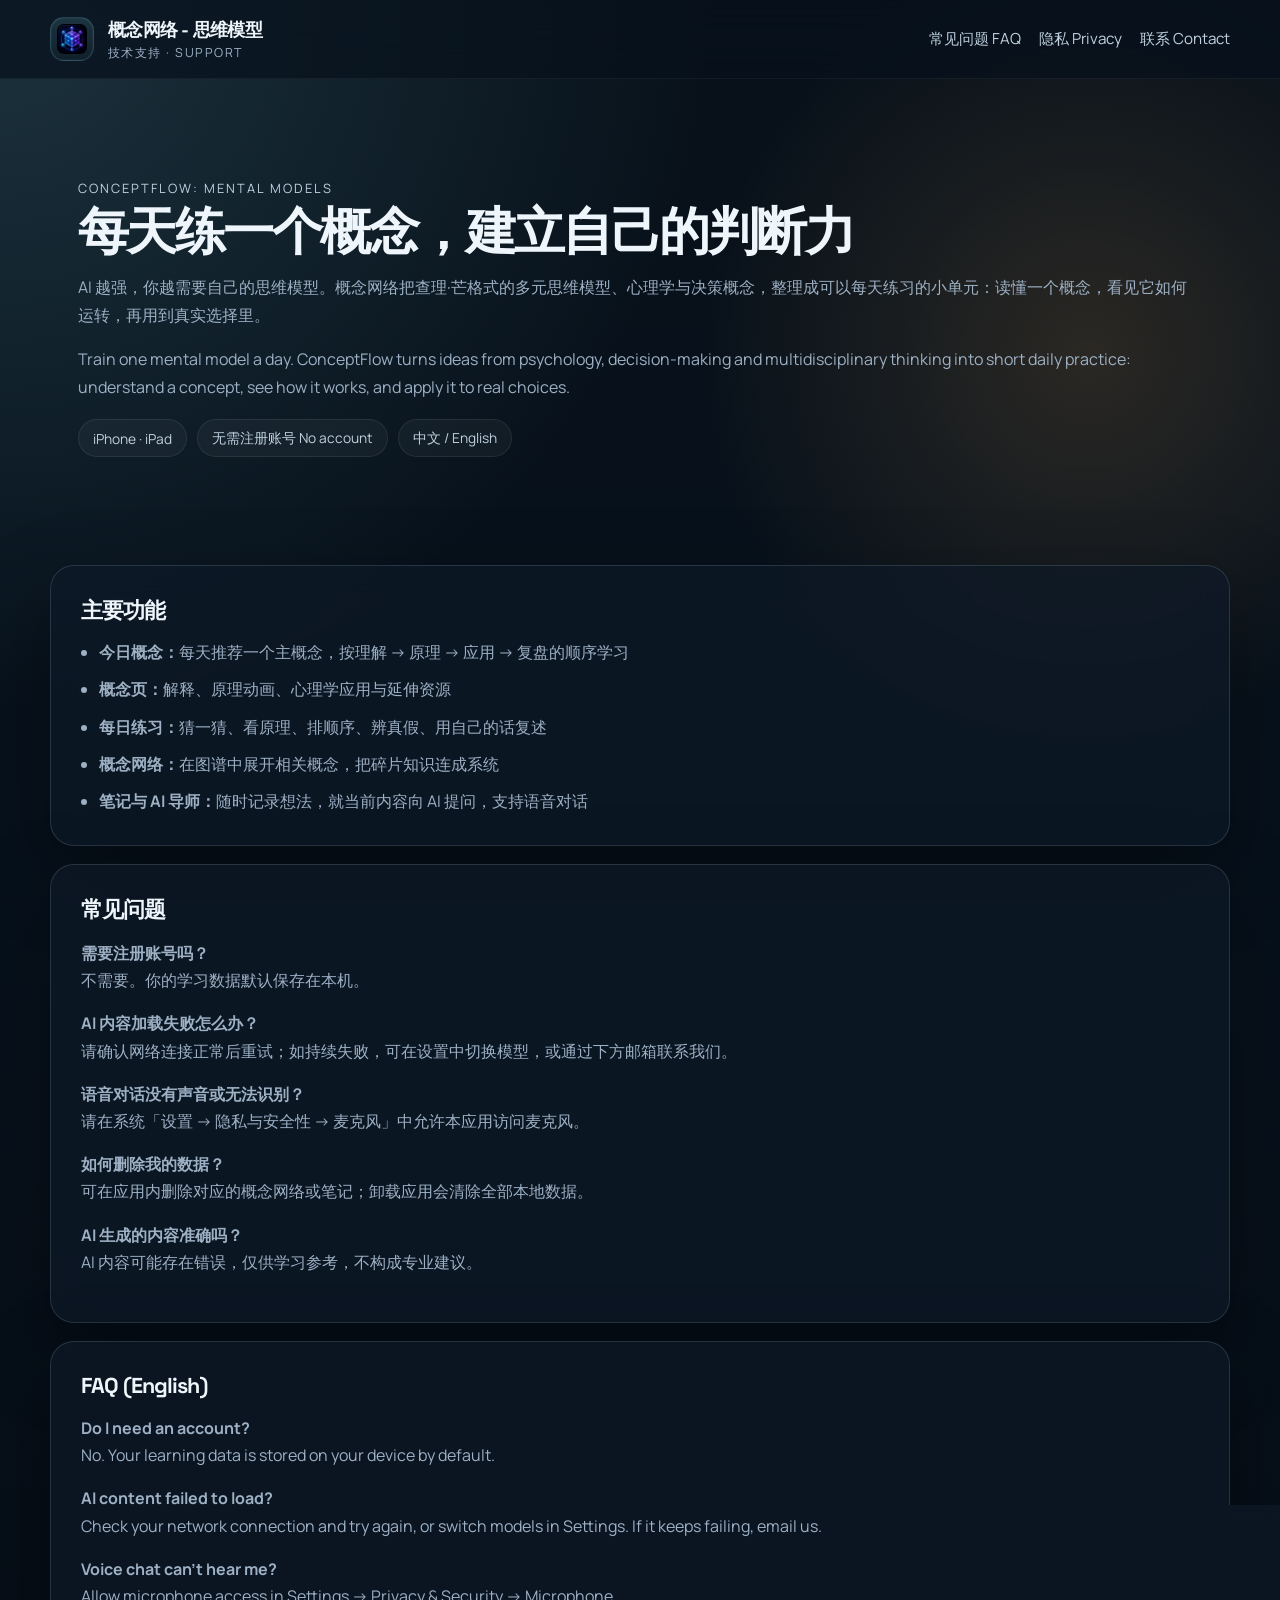
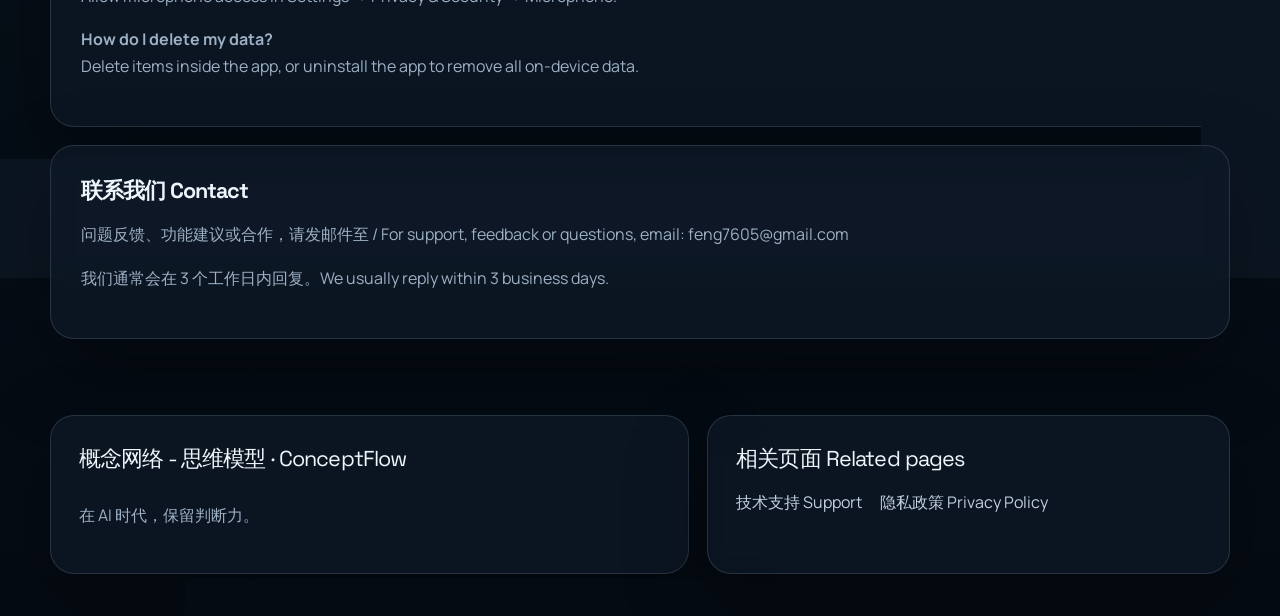
<file: conceptflow/index.html>
<!doctype html>
<html lang="zh-CN">
  <head>
    <meta charset="UTF-8" />
    <meta name="viewport" content="width=device-width, initial-scale=1.0" />
    <title>概念网络 - 思维模型 技术支持 | ConceptFlow Support</title>
    <meta
      name="description"
      content="概念网络 - 思维模型（ConceptFlow）技术支持与常见问题。Support and FAQ for ConceptFlow: Mental Models."
    />
    <link rel="preconnect" href="https://fonts.googleapis.com" />
    <link rel="preconnect" href="https://fonts.gstatic.com" crossorigin />
    <link
      href="https://fonts.googleapis.com/css2?family=Manrope:wght@400;500;600;700;800&family=Space+Grotesk:wght@500;700&display=swap"
      rel="stylesheet"
    />
    <link rel="stylesheet" href="styles.css" />
  </head>
  <body>
    <header class="site-header">
      <div class="site-header__inner">
        <a class="brand" href="index.html" aria-label="ConceptFlow home">
          <img class="brand__mark" src="logo.png" alt="ConceptFlow logo" />
          <span class="brand__text">
            <span class="brand__name">概念网络 - 思维模型</span>
            <span class="brand__meta">技术支持 · Support</span>
          </span>
        </a>
        <nav class="nav" aria-label="Primary navigation">
          <a href="#faq">常见问题 FAQ</a>
          <a href="privacy.html">隐私 Privacy</a>
          <a href="#contact">联系 Contact</a>
        </nav>
      </div>
    </header>

    <main>
      <section class="policy-hero">
        <div class="page-shell">
          <div class="policy-hero__panel">
            <div class="section-label">ConceptFlow: Mental Models</div>
            <h1 class="section-title">每天练一个概念，建立自己的判断力</h1>
            <p class="section-copy">
              AI 越强，你越需要自己的思维模型。概念网络把查理·芒格式的多元思维模型、心理学与决策概念，整理成可以每天练习的小单元：读懂一个概念，看见它如何运转，再用到真实选择里。
            </p>
            <p class="section-copy">
              Train one mental model a day. ConceptFlow turns ideas from psychology, decision-making and multidisciplinary thinking into short daily practice:
              understand a concept, see how it works, and apply it to real choices.
            </p>
            <div class="policy-meta">
              <span class="tag">iPhone · iPad</span>
              <span class="tag">无需注册账号 No account</span>
              <span class="tag">中文 / English</span>
            </div>
          </div>
        </div>
      </section>

      <section class="section" id="faq">
        <div class="page-shell policy-grid">
          <article class="policy-card">
            <h2>主要功能</h2>
            <ul>
              <li><strong>今日概念：</strong>每天推荐一个主概念，按理解 → 原理 → 应用 → 复盘的顺序学习</li>
              <li><strong>概念页：</strong>解释、原理动画、心理学应用与延伸资源</li>
              <li><strong>每日练习：</strong>猜一猜、看原理、排顺序、辨真假、用自己的话复述</li>
              <li><strong>概念网络：</strong>在图谱中展开相关概念，把碎片知识连成系统</li>
              <li><strong>笔记与 AI 导师：</strong>随时记录想法，就当前内容向 AI 提问，支持语音对话</li>
            </ul>
          </article>

          <article class="policy-card">
            <h2>常见问题</h2>
            <p><strong>需要注册账号吗？</strong><br />不需要。你的学习数据默认保存在本机。</p>
            <p><strong>AI 内容加载失败怎么办？</strong><br />请确认网络连接正常后重试；如持续失败，可在设置中切换模型，或通过下方邮箱联系我们。</p>
            <p><strong>语音对话没有声音或无法识别？</strong><br />请在系统「设置 → 隐私与安全性 → 麦克风」中允许本应用访问麦克风。</p>
            <p><strong>如何删除我的数据？</strong><br />可在应用内删除对应的概念网络或笔记；卸载应用会清除全部本地数据。</p>
            <p><strong>AI 生成的内容准确吗？</strong><br />AI 内容可能存在错误，仅供学习参考，不构成专业建议。</p>
          </article>

          <article class="policy-card">
            <h2>FAQ (English)</h2>
            <p><strong>Do I need an account?</strong><br />No. Your learning data is stored on your device by default.</p>
            <p><strong>AI content failed to load?</strong><br />Check your network connection and try again, or switch models in Settings. If it keeps failing, email us.</p>
            <p><strong>Voice chat can't hear me?</strong><br />Allow microphone access in Settings → Privacy &amp; Security → Microphone.</p>
            <p><strong>How do I delete my data?</strong><br />Delete items inside the app, or uninstall the app to remove all on-device data.</p>
          </article>

          <article class="policy-card" id="contact">
            <h2>联系我们 Contact</h2>
            <p>
              问题反馈、功能建议或合作，请发邮件至 / For support, feedback or questions, email:
              <a href="mailto:feng7605@gmail.com">feng7605@gmail.com</a>
            </p>
            <p>我们通常会在 3 个工作日内回复。We usually reply within 3 business days.</p>
          </article>
        </div>
      </section>
    </main>

    <footer class="footer">
      <div class="page-shell footer-grid">
        <div class="footer-panel footer-panel--compact">
          <div class="footer__title">概念网络 - 思维模型 · ConceptFlow</div>
          <p class="section-copy">在 AI 时代，保留判断力。</p>
        </div>
        <div class="footer-panel">
          <div class="footer__title">相关页面 Related pages</div>
          <div class="footer-links">
            <a href="index.html">技术支持 Support</a>
            <a href="privacy.html">隐私政策 Privacy Policy</a>
          </div>
        </div>
      </div>
    </footer>
  </body>
</html>
</file>
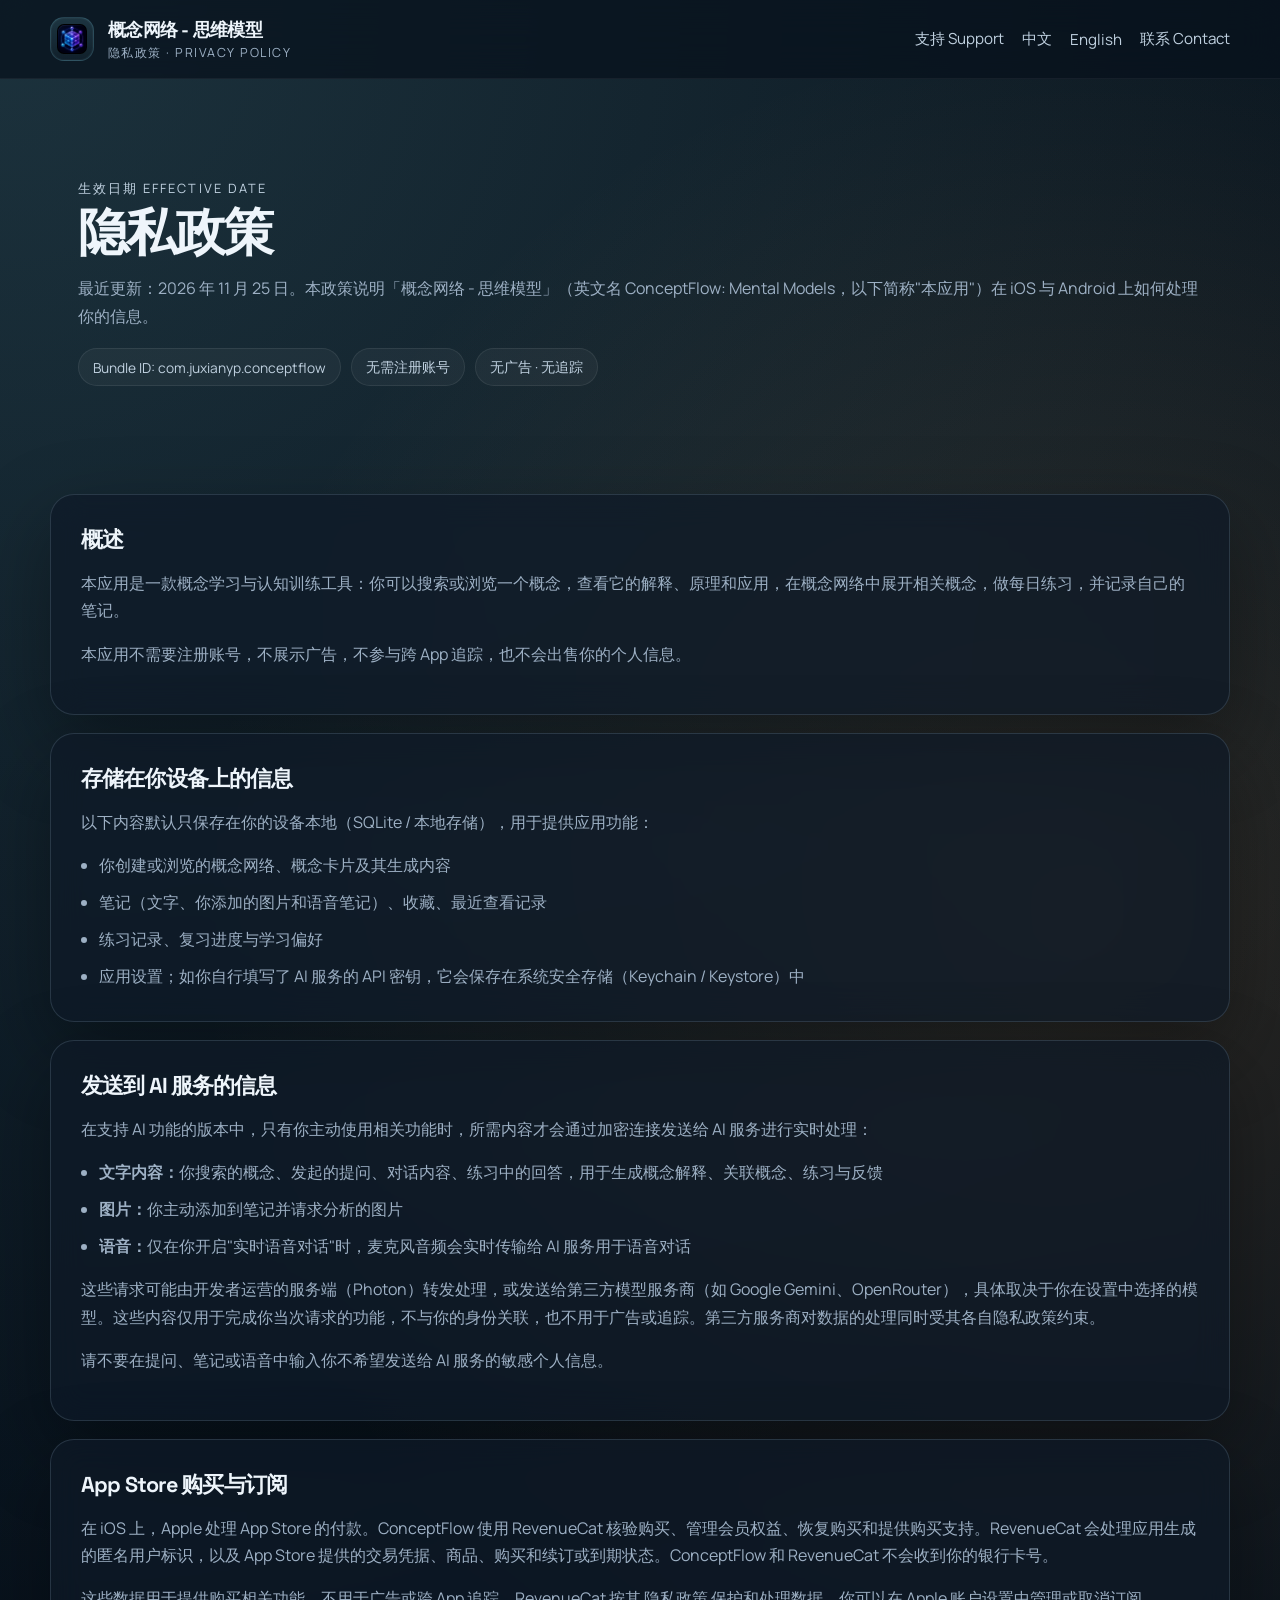
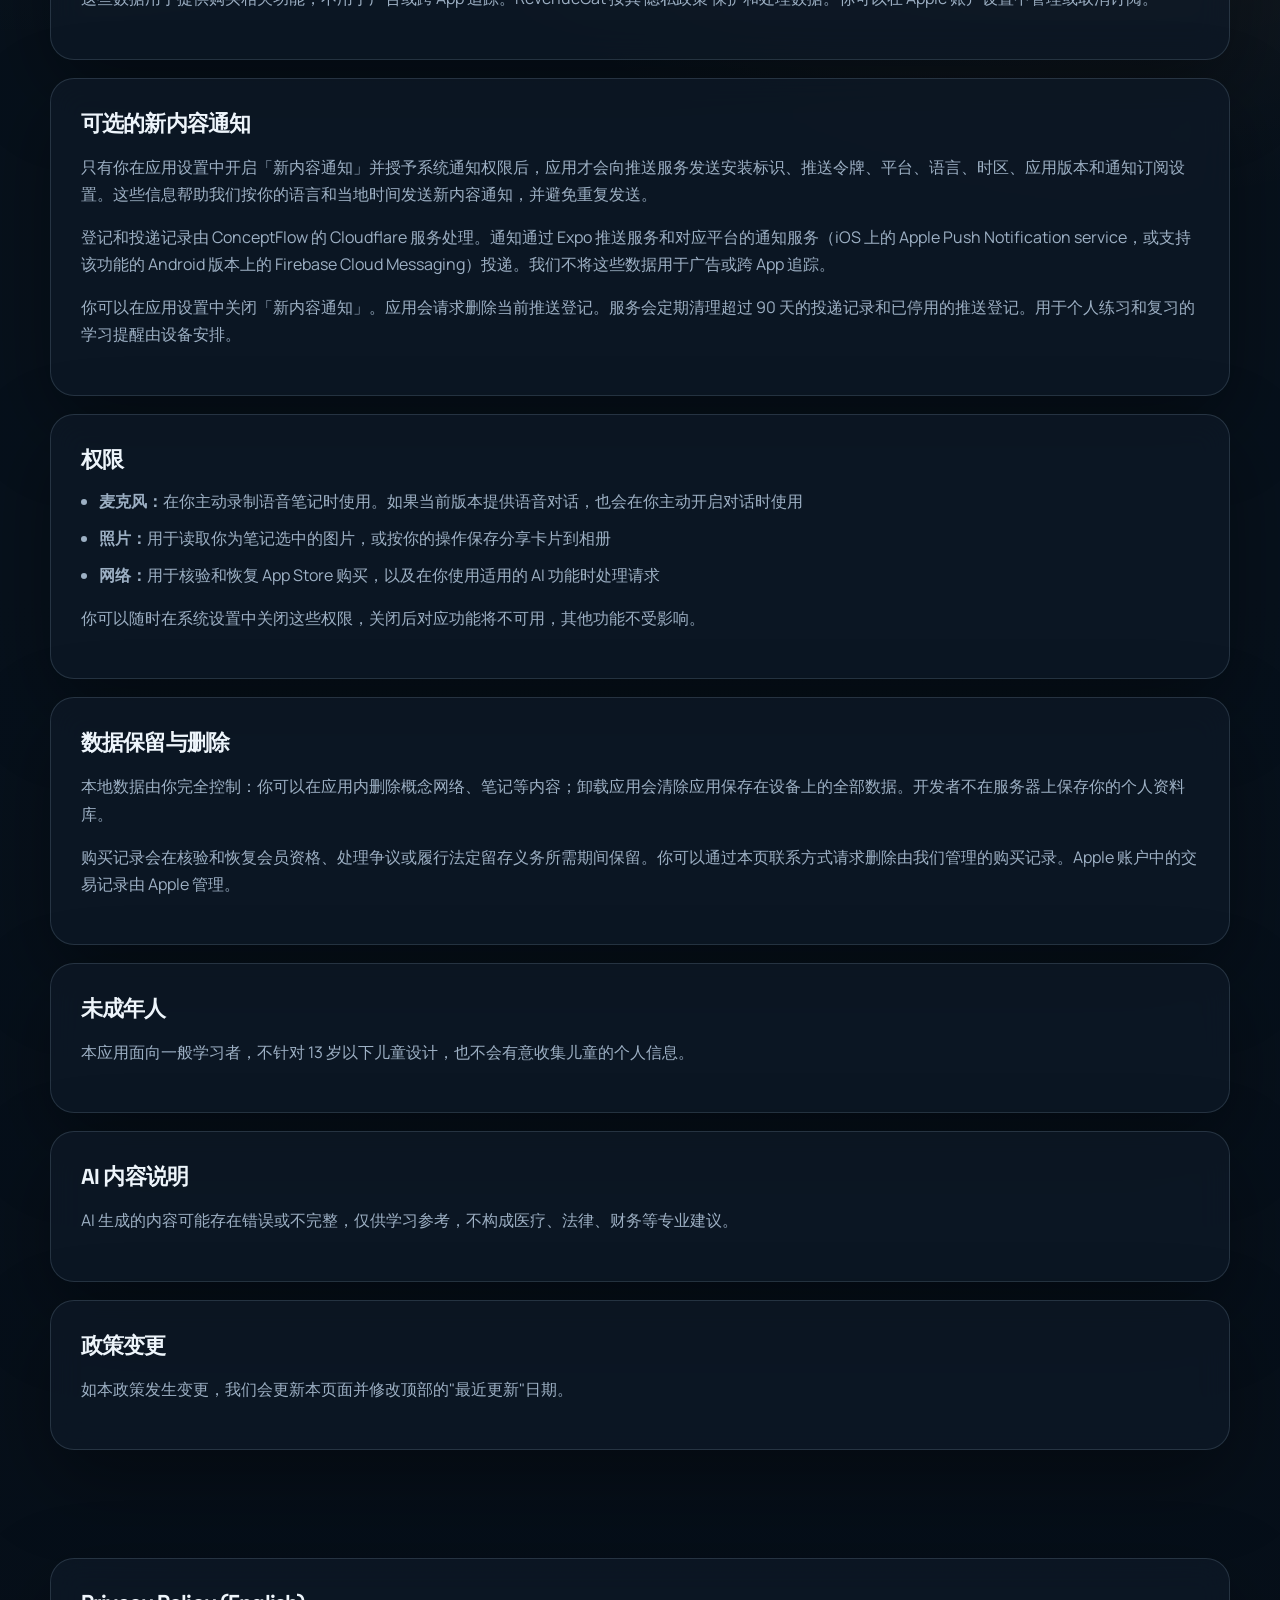
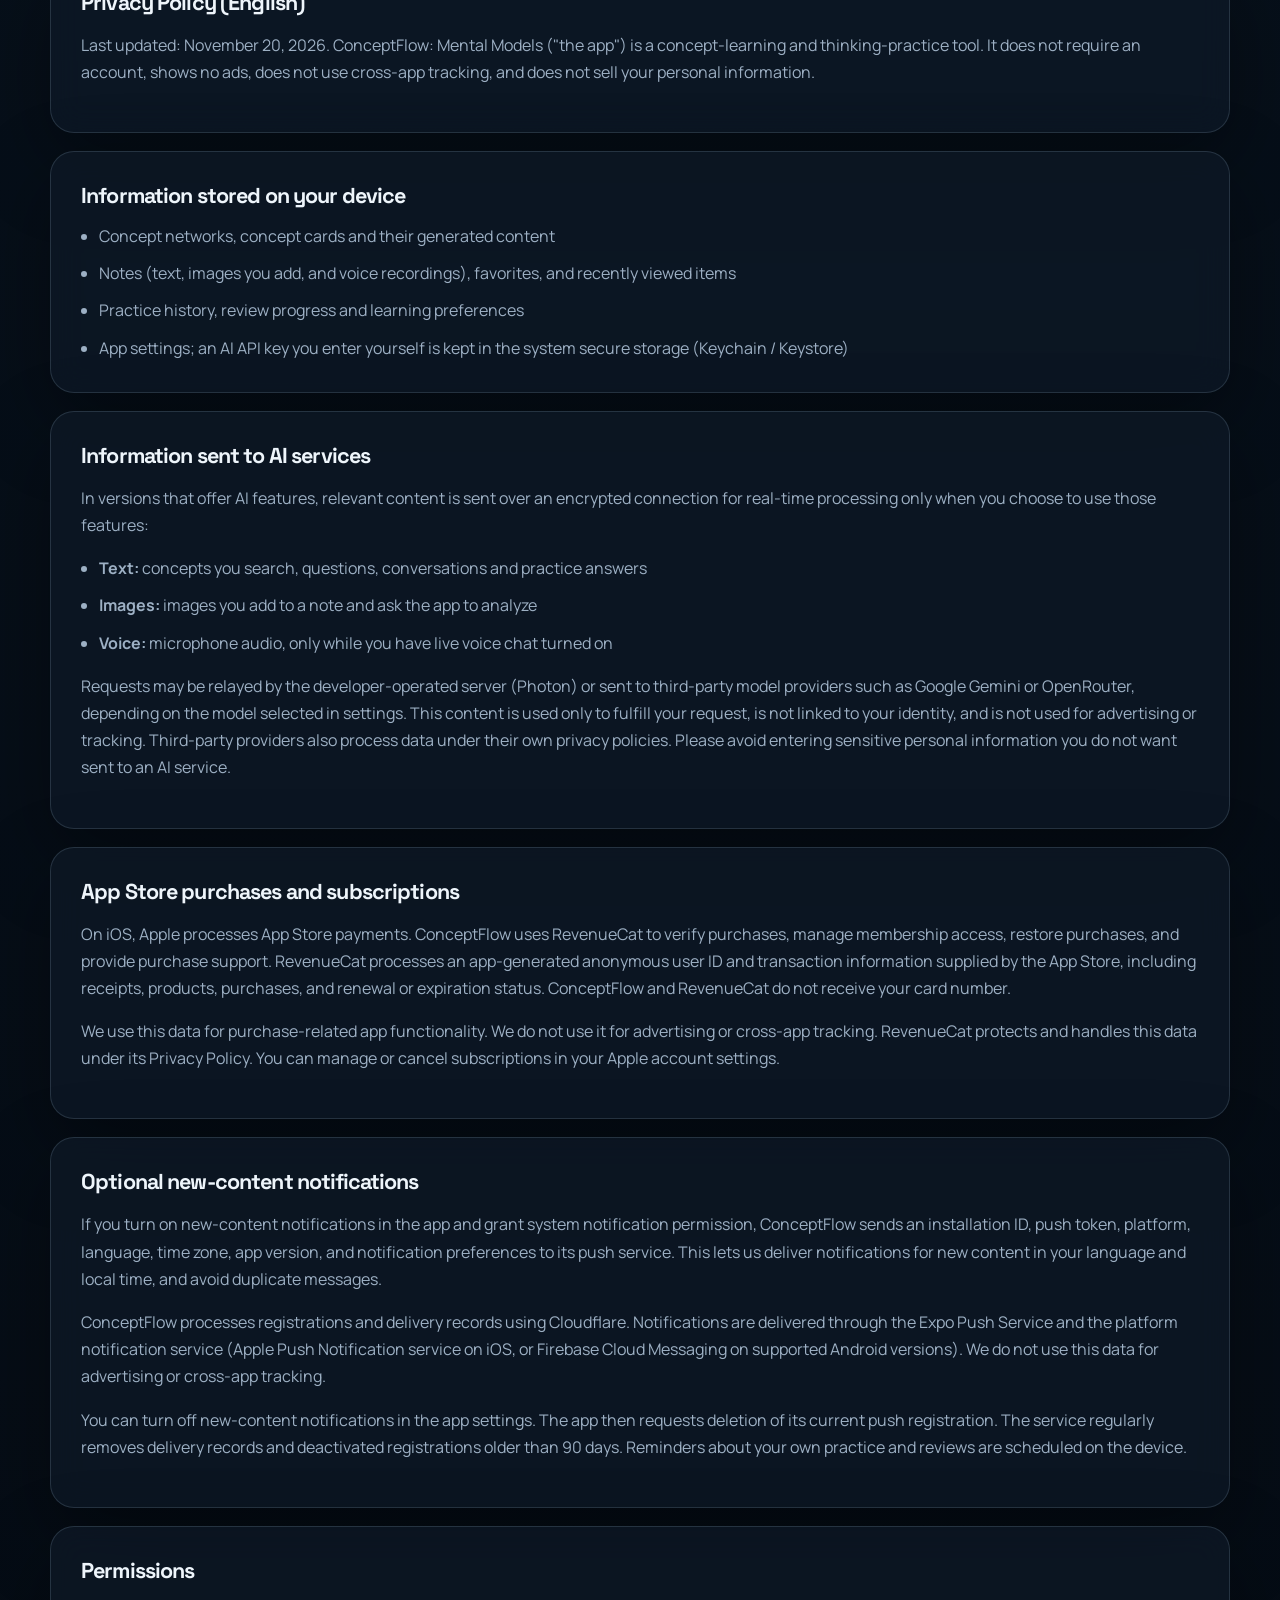
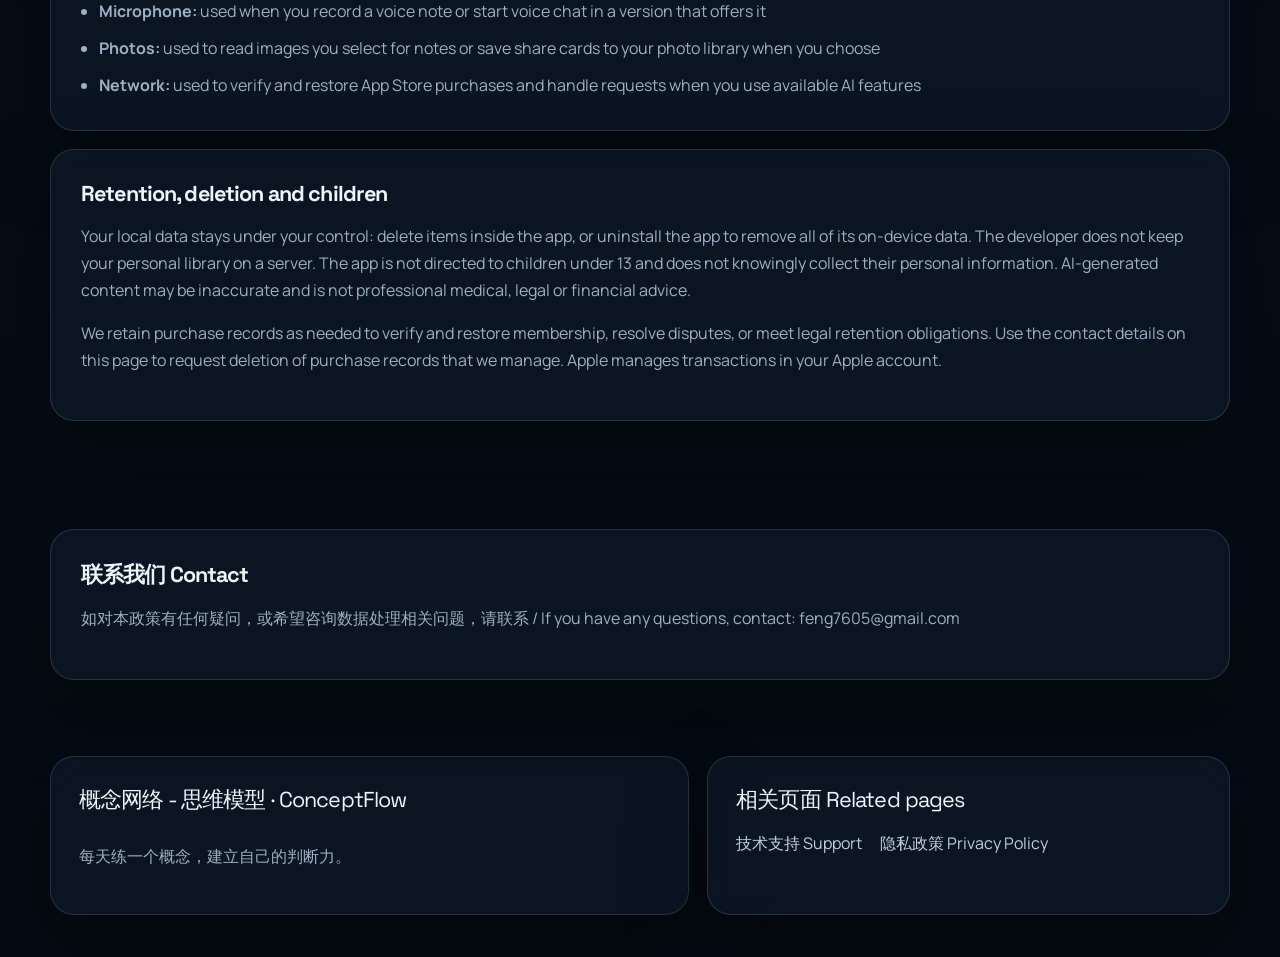
<file: conceptflow/privacy.html>
<!doctype html>
<html lang="zh-CN">
  <head>
    <meta charset="UTF-8" />
    <meta name="viewport" content="width=device-width, initial-scale=1.0" />
    <title>概念网络 - 思维模型 隐私政策 | ConceptFlow Privacy Policy</title>
    <meta
      name="description"
      content="概念网络 - 思维模型（ConceptFlow）隐私政策：本地优先存储，无需账号，不做广告与追踪。Privacy Policy for ConceptFlow: Mental Models."
    />
    <link rel="preconnect" href="https://fonts.googleapis.com" />
    <link rel="preconnect" href="https://fonts.gstatic.com" crossorigin />
    <link
      href="https://fonts.googleapis.com/css2?family=Manrope:wght@400;500;600;700;800&family=Space+Grotesk:wght@500;700&display=swap"
      rel="stylesheet"
    />
    <link rel="stylesheet" href="styles.css" />
  </head>
  <body>
    <header class="site-header">
      <div class="site-header__inner">
        <a class="brand" href="index.html" aria-label="ConceptFlow home">
          <img class="brand__mark" src="logo.png" alt="ConceptFlow logo" />
          <span class="brand__text">
            <span class="brand__name">概念网络 - 思维模型</span>
            <span class="brand__meta">隐私政策 · Privacy Policy</span>
          </span>
        </a>
        <nav class="nav" aria-label="Primary navigation">
          <a href="index.html">支持 Support</a>
          <a href="#zh">中文</a>
          <a href="#en">English</a>
          <a href="#contact">联系 Contact</a>
        </nav>
      </div>
    </header>

    <main>
      <section class="policy-hero">
        <div class="page-shell">
          <div class="policy-hero__panel">
            <div class="section-label">生效日期 Effective date</div>
            <h1 class="section-title">隐私政策</h1>
            <p class="section-copy">
              最近更新：2026 年 11 月 25 日。本政策说明「概念网络 - 思维模型」（英文名 ConceptFlow: Mental Models，以下简称"本应用"）在 iOS 与 Android 上如何处理你的信息。
            </p>
            <div class="policy-meta">
              <span class="tag">Bundle ID: com.juxianyp.conceptflow</span>
              <span class="tag">无需注册账号</span>
              <span class="tag">无广告 · 无追踪</span>
            </div>
          </div>
        </div>
      </section>

      <section class="section" id="zh">
        <div class="page-shell policy-grid">
          <article class="policy-card">
            <h2>概述</h2>
            <p>
              本应用是一款概念学习与认知训练工具：你可以搜索或浏览一个概念，查看它的解释、原理和应用，在概念网络中展开相关概念，做每日练习，并记录自己的笔记。
            </p>
            <p>
              本应用不需要注册账号，不展示广告，不参与跨 App 追踪，也不会出售你的个人信息。
            </p>
          </article>

          <article class="policy-card">
            <h2>存储在你设备上的信息</h2>
            <p>以下内容默认只保存在你的设备本地（SQLite / 本地存储），用于提供应用功能：</p>
            <ul>
              <li>你创建或浏览的概念网络、概念卡片及其生成内容</li>
              <li>笔记（文字、你添加的图片和语音笔记）、收藏、最近查看记录</li>
              <li>练习记录、复习进度与学习偏好</li>
              <li>应用设置；如你自行填写了 AI 服务的 API 密钥，它会保存在系统安全存储（Keychain / Keystore）中</li>
            </ul>
          </article>

          <article class="policy-card">
            <h2>发送到 AI 服务的信息</h2>
            <p>在支持 AI 功能的版本中，只有你主动使用相关功能时，所需内容才会通过加密连接发送给 AI 服务进行实时处理：</p>
            <ul>
              <li><strong>文字内容：</strong>你搜索的概念、发起的提问、对话内容、练习中的回答，用于生成概念解释、关联概念、练习与反馈</li>
              <li><strong>图片：</strong>你主动添加到笔记并请求分析的图片</li>
              <li><strong>语音：</strong>仅在你开启"实时语音对话"时，麦克风音频会实时传输给 AI 服务用于语音对话</li>
            </ul>
            <p>
              这些请求可能由开发者运营的服务端（Photon）转发处理，或发送给第三方模型服务商（如 Google Gemini、OpenRouter），具体取决于你在设置中选择的模型。这些内容仅用于完成你当次请求的功能，不与你的身份关联，也不用于广告或追踪。第三方服务商对数据的处理同时受其各自隐私政策约束。
            </p>
            <p>请不要在提问、笔记或语音中输入你不希望发送给 AI 服务的敏感个人信息。</p>
          </article>

          <article class="policy-card">
            <h2>App Store 购买与订阅</h2>
            <p>在 iOS 上，Apple 处理 App Store 的付款。ConceptFlow 使用 RevenueCat 核验购买、管理会员权益、恢复购买和提供购买支持。RevenueCat 会处理应用生成的匿名用户标识，以及 App Store 提供的交易凭据、商品、购买和续订或到期状态。ConceptFlow 和 RevenueCat 不会收到你的银行卡号。</p>
            <p>这些数据用于提供购买相关功能，不用于广告或跨 App 追踪。RevenueCat 按其 <a href="https://www.revenuecat.com/privacy-policy">隐私政策</a> 保护和处理数据。你可以在 Apple 账户设置中管理或取消订阅。</p>
          </article>

          <article class="policy-card">
            <h2>可选的新内容通知</h2>
            <p>只有你在应用设置中开启「新内容通知」并授予系统通知权限后，应用才会向推送服务发送安装标识、推送令牌、平台、语言、时区、应用版本和通知订阅设置。这些信息帮助我们按你的语言和当地时间发送新内容通知，并避免重复发送。</p>
            <p>登记和投递记录由 ConceptFlow 的 Cloudflare 服务处理。通知通过 Expo 推送服务和对应平台的通知服务（iOS 上的 Apple Push Notification service，或支持该功能的 Android 版本上的 Firebase Cloud Messaging）投递。我们不将这些数据用于广告或跨 App 追踪。</p>
            <p>你可以在应用设置中关闭「新内容通知」。应用会请求删除当前推送登记。服务会定期清理超过 90 天的投递记录和已停用的推送登记。用于个人练习和复习的学习提醒由设备安排。</p>
          </article>

          <article class="policy-card">
            <h2>权限</h2>
            <ul>
              <li><strong>麦克风：</strong>在你主动录制语音笔记时使用。如果当前版本提供语音对话，也会在你主动开启对话时使用</li>
              <li><strong>照片：</strong>用于读取你为笔记选中的图片，或按你的操作保存分享卡片到相册</li>
              <li><strong>网络：</strong>用于核验和恢复 App Store 购买，以及在你使用适用的 AI 功能时处理请求</li>
            </ul>
            <p>你可以随时在系统设置中关闭这些权限，关闭后对应功能将不可用，其他功能不受影响。</p>
          </article>

          <article class="policy-card">
            <h2>数据保留与删除</h2>
            <p>
              本地数据由你完全控制：你可以在应用内删除概念网络、笔记等内容；卸载应用会清除应用保存在设备上的全部数据。开发者不在服务器上保存你的个人资料库。
            </p>
            <p>购买记录会在核验和恢复会员资格、处理争议或履行法定留存义务所需期间保留。你可以通过本页联系方式请求删除由我们管理的购买记录。Apple 账户中的交易记录由 Apple 管理。</p>
          </article>

          <article class="policy-card">
            <h2>未成年人</h2>
            <p>本应用面向一般学习者，不针对 13 岁以下儿童设计，也不会有意收集儿童的个人信息。</p>
          </article>

          <article class="policy-card">
            <h2>AI 内容说明</h2>
            <p>AI 生成的内容可能存在错误或不完整，仅供学习参考，不构成医疗、法律、财务等专业建议。</p>
          </article>

          <article class="policy-card">
            <h2>政策变更</h2>
            <p>如本政策发生变更，我们会更新本页面并修改顶部的"最近更新"日期。</p>
          </article>
        </div>
      </section>

      <section class="section" id="en">
        <div class="page-shell policy-grid">
          <article class="policy-card">
            <h2>Privacy Policy (English)</h2>
            <p>
              Last updated: November 20, 2026. ConceptFlow: Mental Models ("the app") is a concept-learning and thinking-practice tool.
              It does not require an account, shows no ads, does not use cross-app tracking, and does not sell your personal information.
            </p>
          </article>

          <article class="policy-card">
            <h2>Information stored on your device</h2>
            <ul>
              <li>Concept networks, concept cards and their generated content</li>
              <li>Notes (text, images you add, and voice recordings), favorites, and recently viewed items</li>
              <li>Practice history, review progress and learning preferences</li>
              <li>App settings; an AI API key you enter yourself is kept in the system secure storage (Keychain / Keystore)</li>
            </ul>
          </article>

          <article class="policy-card">
            <h2>Information sent to AI services</h2>
            <p>In versions that offer AI features, relevant content is sent over an encrypted connection for real-time processing only when you choose to use those features:</p>
            <ul>
              <li><strong>Text:</strong> concepts you search, questions, conversations and practice answers</li>
              <li><strong>Images:</strong> images you add to a note and ask the app to analyze</li>
              <li><strong>Voice:</strong> microphone audio, only while you have live voice chat turned on</li>
            </ul>
            <p>
              Requests may be relayed by the developer-operated server (Photon) or sent to third-party model providers such as Google Gemini or OpenRouter,
              depending on the model selected in settings. This content is used only to fulfill your request, is not linked to your identity, and is not used for
              advertising or tracking. Third-party providers also process data under their own privacy policies. Please avoid entering sensitive personal information
              you do not want sent to an AI service.
            </p>
          </article>

          <article class="policy-card">
            <h2>App Store purchases and subscriptions</h2>
            <p>On iOS, Apple processes App Store payments. ConceptFlow uses RevenueCat to verify purchases, manage membership access, restore purchases, and provide purchase support. RevenueCat processes an app-generated anonymous user ID and transaction information supplied by the App Store, including receipts, products, purchases, and renewal or expiration status. ConceptFlow and RevenueCat do not receive your card number.</p>
            <p>We use this data for purchase-related app functionality. We do not use it for advertising or cross-app tracking. RevenueCat protects and handles this data under its <a href="https://www.revenuecat.com/privacy-policy">Privacy Policy</a>. You can manage or cancel subscriptions in your Apple account settings.</p>
          </article>

          <article class="policy-card">
            <h2>Optional new-content notifications</h2>
            <p>If you turn on new-content notifications in the app and grant system notification permission, ConceptFlow sends an installation ID, push token, platform, language, time zone, app version, and notification preferences to its push service. This lets us deliver notifications for new content in your language and local time, and avoid duplicate messages.</p>
            <p>ConceptFlow processes registrations and delivery records using Cloudflare. Notifications are delivered through the Expo Push Service and the platform notification service (Apple Push Notification service on iOS, or Firebase Cloud Messaging on supported Android versions). We do not use this data for advertising or cross-app tracking.</p>
            <p>You can turn off new-content notifications in the app settings. The app then requests deletion of its current push registration. The service regularly removes delivery records and deactivated registrations older than 90 days. Reminders about your own practice and reviews are scheduled on the device.</p>
          </article>

          <article class="policy-card">
            <h2>Permissions</h2>
            <ul>
              <li><strong>Microphone:</strong> used when you record a voice note or start voice chat in a version that offers it</li>
              <li><strong>Photos:</strong> used to read images you select for notes or save share cards to your photo library when you choose</li>
              <li><strong>Network:</strong> used to verify and restore App Store purchases and handle requests when you use available AI features</li>
            </ul>
          </article>

          <article class="policy-card">
            <h2>Retention, deletion and children</h2>
            <p>
              Your local data stays under your control: delete items inside the app, or uninstall the app to remove all of its on-device data.
              The developer does not keep your personal library on a server. The app is not directed to children under 13 and does not knowingly collect their personal information.
              AI-generated content may be inaccurate and is not professional medical, legal or financial advice.
            </p>
            <p>We retain purchase records as needed to verify and restore membership, resolve disputes, or meet legal retention obligations. Use the contact details on this page to request deletion of purchase records that we manage. Apple manages transactions in your Apple account.</p>
          </article>
        </div>
      </section>

      <section class="section" id="contact">
        <div class="page-shell policy-grid">
          <article class="policy-card">
            <h2>联系我们 Contact</h2>
            <p>
              如对本政策有任何疑问，或希望咨询数据处理相关问题，请联系 / If you have any questions, contact:
              <a href="mailto:feng7605@gmail.com">feng7605@gmail.com</a>
            </p>
          </article>
        </div>
      </section>
    </main>

    <footer class="footer">
      <div class="page-shell footer-grid">
        <div class="footer-panel footer-panel--compact">
          <div class="footer__title">概念网络 - 思维模型 · ConceptFlow</div>
          <p class="section-copy">每天练一个概念，建立自己的判断力。</p>
        </div>
        <div class="footer-panel">
          <div class="footer__title">相关页面 Related pages</div>
          <div class="footer-links">
            <a href="index.html">技术支持 Support</a>
            <a href="privacy.html">隐私政策 Privacy Policy</a>
          </div>
        </div>
      </div>
    </footer>
  </body>
</html>
</file>
<file: conceptflow/styles.css>
:root {
  --bg: #07111c;
  --bg-2: #0b1623;
  --surface: rgba(15, 25, 39, 0.72);
  --surface-strong: rgba(12, 19, 31, 0.9);
  --line: rgba(163, 188, 212, 0.18);
  --text: #eef5fb;
  --muted: #9db0c4;
  --soft: #bfd0df;
  --accent: #84dff3;
  --accent-2: #ffb35b;
  --shadow: 0 30px 80px rgba(0, 0, 0, 0.35);
  --radius-xl: 32px;
  --radius-lg: 24px;
  --radius-md: 18px;
  --max: 1180px;
}

* {
  box-sizing: border-box;
}

html {
  scroll-behavior: smooth;
}

body {
  margin: 0;
  font-family: "Manrope", "Segoe UI", sans-serif;
  color: var(--text);
  background:
    radial-gradient(circle at top left, rgba(132, 223, 243, 0.16), transparent 28%),
    radial-gradient(circle at 85% 16%, rgba(255, 179, 91, 0.14), transparent 18%),
    linear-gradient(180deg, #08111a 0%, #07111c 38%, #050b13 100%);
}

img {
  display: block;
  max-width: 100%;
}

a {
  color: inherit;
  text-decoration: none;
}

button,
.link-button {
  font: inherit;
}

.page-shell {
  width: min(calc(100% - 40px), var(--max));
  margin: 0 auto;
}

.site-header {
  position: sticky;
  top: 0;
  z-index: 20;
  backdrop-filter: blur(20px);
  background: rgba(7, 17, 28, 0.72);
  border-bottom: 1px solid rgba(255, 255, 255, 0.05);
}

.site-header__inner {
  width: min(calc(100% - 40px), var(--max));
  margin: 0 auto;
  min-height: 78px;
  display: flex;
  align-items: center;
  justify-content: space-between;
  gap: 24px;
}

.brand {
  display: inline-flex;
  align-items: center;
  gap: 14px;
}

.brand__mark {
  width: 44px;
  height: 44px;
  border-radius: 14px;
  padding: 6px;
  background: linear-gradient(180deg, rgba(132, 223, 243, 0.14), rgba(132, 223, 243, 0.04));
  border: 1px solid rgba(132, 223, 243, 0.18);
  box-shadow: 0 0 0 1px rgba(255, 255, 255, 0.03) inset;
}

.brand__text {
  display: flex;
  flex-direction: column;
  gap: 2px;
}

.brand__name,
.hero__title,
.section-title,
.feature-card h3,
.value-block h3,
.policy-card h2,
.policy-card h3,
.footer__title {
  font-family: "Space Grotesk", "Segoe UI", sans-serif;
}

.brand__name {
  font-weight: 700;
  letter-spacing: -0.04em;
  font-size: 1.15rem;
}

.brand__meta {
  color: var(--muted);
  font-size: 0.78rem;
  letter-spacing: 0.12em;
  text-transform: uppercase;
}

.nav {
  display: flex;
  align-items: center;
  gap: 18px;
}

.nav a {
  color: var(--soft);
  font-size: 0.95rem;
}

.nav .cta-link {
  padding: 12px 18px;
  border-radius: 999px;
  background: rgba(132, 223, 243, 0.1);
  border: 1px solid rgba(132, 223, 243, 0.22);
}

.hero {
  padding: 72px 0 44px;
}

.hero__grid {
  display: grid;
  grid-template-columns: minmax(0, 1.02fr) minmax(340px, 0.98fr);
  gap: clamp(28px, 4vw, 56px);
  align-items: center;
}

.eyebrow {
  display: inline-flex;
  align-items: center;
  gap: 10px;
  padding: 10px 14px;
  border-radius: 999px;
  color: var(--soft);
  background: rgba(132, 223, 243, 0.08);
  border: 1px solid rgba(132, 223, 243, 0.16);
  font-size: 0.8rem;
  letter-spacing: 0.14em;
  text-transform: uppercase;
}

.eyebrow::before {
  content: "";
  width: 8px;
  height: 8px;
  border-radius: 999px;
  background: var(--accent-2);
  box-shadow: 0 0 18px rgba(255, 179, 91, 0.8);
}

.hero__title {
  margin: 20px 0 18px;
  font-size: clamp(3rem, 6vw, 5.8rem);
  line-height: 0.92;
  letter-spacing: -0.065em;
  max-width: 9ch;
}

.hero__lede,
.section-copy,
.feature-card p,
.value-block p,
.policy-card p,
.policy-card li,
.footer__text,
.mini-note,
.screenshot-card p {
  color: var(--muted);
}

.hero__lede {
  max-width: 60ch;
  font-size: 1.08rem;
  line-height: 1.75;
}

.hero__actions {
  display: flex;
  flex-wrap: wrap;
  gap: 14px;
  margin-top: 28px;
}

.button,
.button--ghost {
  display: inline-flex;
  align-items: center;
  justify-content: center;
  gap: 10px;
  min-height: 52px;
  padding: 0 20px;
  border-radius: 999px;
  transition: transform 180ms ease, border-color 180ms ease, background 180ms ease;
}

.button {
  color: #07111c;
  background: linear-gradient(135deg, var(--accent) 0%, #a9eefb 100%);
  box-shadow: 0 20px 40px rgba(132, 223, 243, 0.2);
}

.button--ghost {
  color: var(--text);
  border: 1px solid rgba(255, 255, 255, 0.12);
  background: rgba(255, 255, 255, 0.03);
}

.button[aria-disabled="true"] {
  opacity: 0.55;
  cursor: default;
}

.hero__meta {
  display: grid;
  grid-template-columns: repeat(3, minmax(0, 1fr));
  gap: 14px;
  margin-top: 32px;
}

.metric {
  padding: 18px;
  border-radius: var(--radius-md);
  background: rgba(255, 255, 255, 0.03);
  border: 1px solid rgba(255, 255, 255, 0.06);
}

.metric strong {
  display: block;
  font-size: 0.82rem;
  letter-spacing: 0.12em;
  text-transform: uppercase;
  color: var(--soft);
  margin-bottom: 8px;
}

.metric span {
  color: var(--text);
  font-size: 1rem;
  line-height: 1.5;
}

.hero-showcase {
  position: relative;
  min-height: 760px;
}

.device-stack {
  position: absolute;
  inset: 0;
}

.device-card {
  position: absolute;
  overflow: hidden;
  border-radius: 42px;
  background: linear-gradient(180deg, rgba(255,255,255,0.08), rgba(255,255,255,0.02));
  border: 1px solid rgba(255, 255, 255, 0.08);
  box-shadow: var(--shadow);
}

.device-card img {
  width: 100%;
  height: 100%;
  object-fit: cover;
}

.device-card--primary {
  width: min(100%, 370px);
  height: 760px;
  right: 0;
  top: 18px;
  transform: rotate(5deg);
}

.device-card--secondary {
  width: min(100%, 310px);
  height: 680px;
  left: 18px;
  top: 110px;
  transform: rotate(-8deg);
}

.device-card--tertiary {
  width: min(100%, 240px);
  height: 520px;
  left: 120px;
  top: 0;
  transform: rotate(-2deg);
}

.glow-ring {
  position: absolute;
  width: 340px;
  height: 340px;
  border-radius: 999px;
  right: 26px;
  top: 180px;
  border: 1px solid rgba(255,255,255,0.08);
  box-shadow:
    0 0 0 28px rgba(132, 223, 243, 0.03),
    0 0 120px rgba(132, 223, 243, 0.1);
}

.section {
  padding: 54px 0;
}

.section-head {
  display: grid;
  grid-template-columns: minmax(0, 0.8fr) minmax(280px, 0.6fr);
  gap: 24px;
  align-items: end;
  margin-bottom: 28px;
}

.section-label {
  color: var(--soft);
  letter-spacing: 0.16em;
  text-transform: uppercase;
  font-size: 0.8rem;
  margin-bottom: 10px;
}

.section-title {
  margin: 0;
  font-size: clamp(2rem, 4vw, 3.6rem);
  line-height: 0.98;
  letter-spacing: -0.05em;
}

.section-copy {
  font-size: 1rem;
  line-height: 1.75;
}

.feature-grid,
.value-grid,
.policy-grid,
.footer-grid {
  display: grid;
  gap: 18px;
}

.feature-grid {
  grid-template-columns: repeat(3, minmax(0, 1fr));
}

.feature-card,
.value-block,
.policy-card,
.screenshot-card,
.footer-panel {
  background: var(--surface);
  border: 1px solid var(--line);
  border-radius: var(--radius-lg);
  backdrop-filter: blur(16px);
  box-shadow: var(--shadow);
}

.feature-card {
  padding: 26px;
}

.feature-card__index {
  color: var(--accent-2);
  font-size: 0.82rem;
  letter-spacing: 0.14em;
  text-transform: uppercase;
  margin-bottom: 18px;
}

.feature-card h3,
.value-block h3,
.policy-card h2,
.policy-card h3,
.screenshot-card h3,
.footer__title {
  margin: 0 0 12px;
  font-size: 1.35rem;
  letter-spacing: -0.04em;
}

.feature-card p,
.value-block p,
.policy-card p,
.policy-card li,
.screenshot-card p,
.footer__text {
  line-height: 1.7;
}

.value-grid {
  grid-template-columns: 1.15fr 0.85fr;
}

.value-column {
  display: grid;
  gap: 18px;
}

.value-block {
  padding: 26px;
}

.value-block--accent {
  background: linear-gradient(180deg, rgba(132, 223, 243, 0.09), rgba(15, 25, 39, 0.76));
}

.screenshot-rail {
  display: grid;
  grid-template-columns: repeat(3, minmax(0, 1fr));
  gap: 18px;
}

.screenshot-card {
  padding: 18px;
}

.screenshot-card img {
  border-radius: 20px;
  margin-bottom: 16px;
  border: 1px solid rgba(255,255,255,0.06);
}

.policy-hero {
  padding: 72px 0 26px;
}

.policy-hero__panel,
.footer-panel {
  padding: 28px;
}

.policy-grid {
  grid-template-columns: 1fr;
}

.policy-card {
  padding: 30px;
}

.policy-card ul {
  padding-left: 18px;
  margin: 14px 0 0;
}

.policy-card li + li {
  margin-top: 10px;
}

.policy-meta {
  display: flex;
  flex-wrap: wrap;
  gap: 10px;
  margin-top: 18px;
}

.tag {
  display: inline-flex;
  align-items: center;
  min-height: 38px;
  padding: 0 14px;
  border-radius: 999px;
  background: rgba(255,255,255,0.04);
  border: 1px solid rgba(255,255,255,0.08);
  color: var(--soft);
  font-size: 0.86rem;
}

.footer {
  padding: 22px 0 42px;
}

.footer-grid {
  grid-template-columns: 1.1fr 0.9fr;
}

.footer-panel--compact {
  display: flex;
  flex-direction: column;
  justify-content: space-between;
}

.footer-links {
  display: flex;
  flex-wrap: wrap;
  gap: 12px 18px;
  margin-top: 18px;
}

.footer-links a {
  color: var(--soft);
}

.mini-note {
  font-size: 0.92rem;
  line-height: 1.65;
}

@media (max-width: 980px) {
  .hero__grid,
  .section-head,
  .value-grid,
  .footer-grid,
  .feature-grid,
  .screenshot-rail {
    grid-template-columns: 1fr;
  }

  .hero-showcase {
    min-height: 940px;
  }

  .device-card--primary {
    right: 8%;
  }

  .device-card--secondary {
    left: 0;
  }

  .hero__meta {
    grid-template-columns: 1fr;
  }
}

@media (max-width: 720px) {
  .site-header__inner {
    min-height: 72px;
  }

  .nav {
    display: none;
  }

  .hero {
    padding-top: 44px;
  }

  .hero-showcase {
    min-height: 820px;
  }

  .device-card--primary {
    width: 280px;
    height: 576px;
    right: 0;
    top: 120px;
  }

  .device-card--secondary {
    width: 230px;
    height: 504px;
    left: 8px;
    top: 260px;
  }

  .device-card--tertiary {
    width: 196px;
    height: 424px;
    left: 80px;
    top: 0;
  }

  .glow-ring {
    width: 220px;
    height: 220px;
    right: 12px;
    top: 260px;
  }

  .policy-card,
  .feature-card,
  .value-block,
  .footer-panel,
  .policy-hero__panel {
    padding: 22px;
  }
}
</file>
